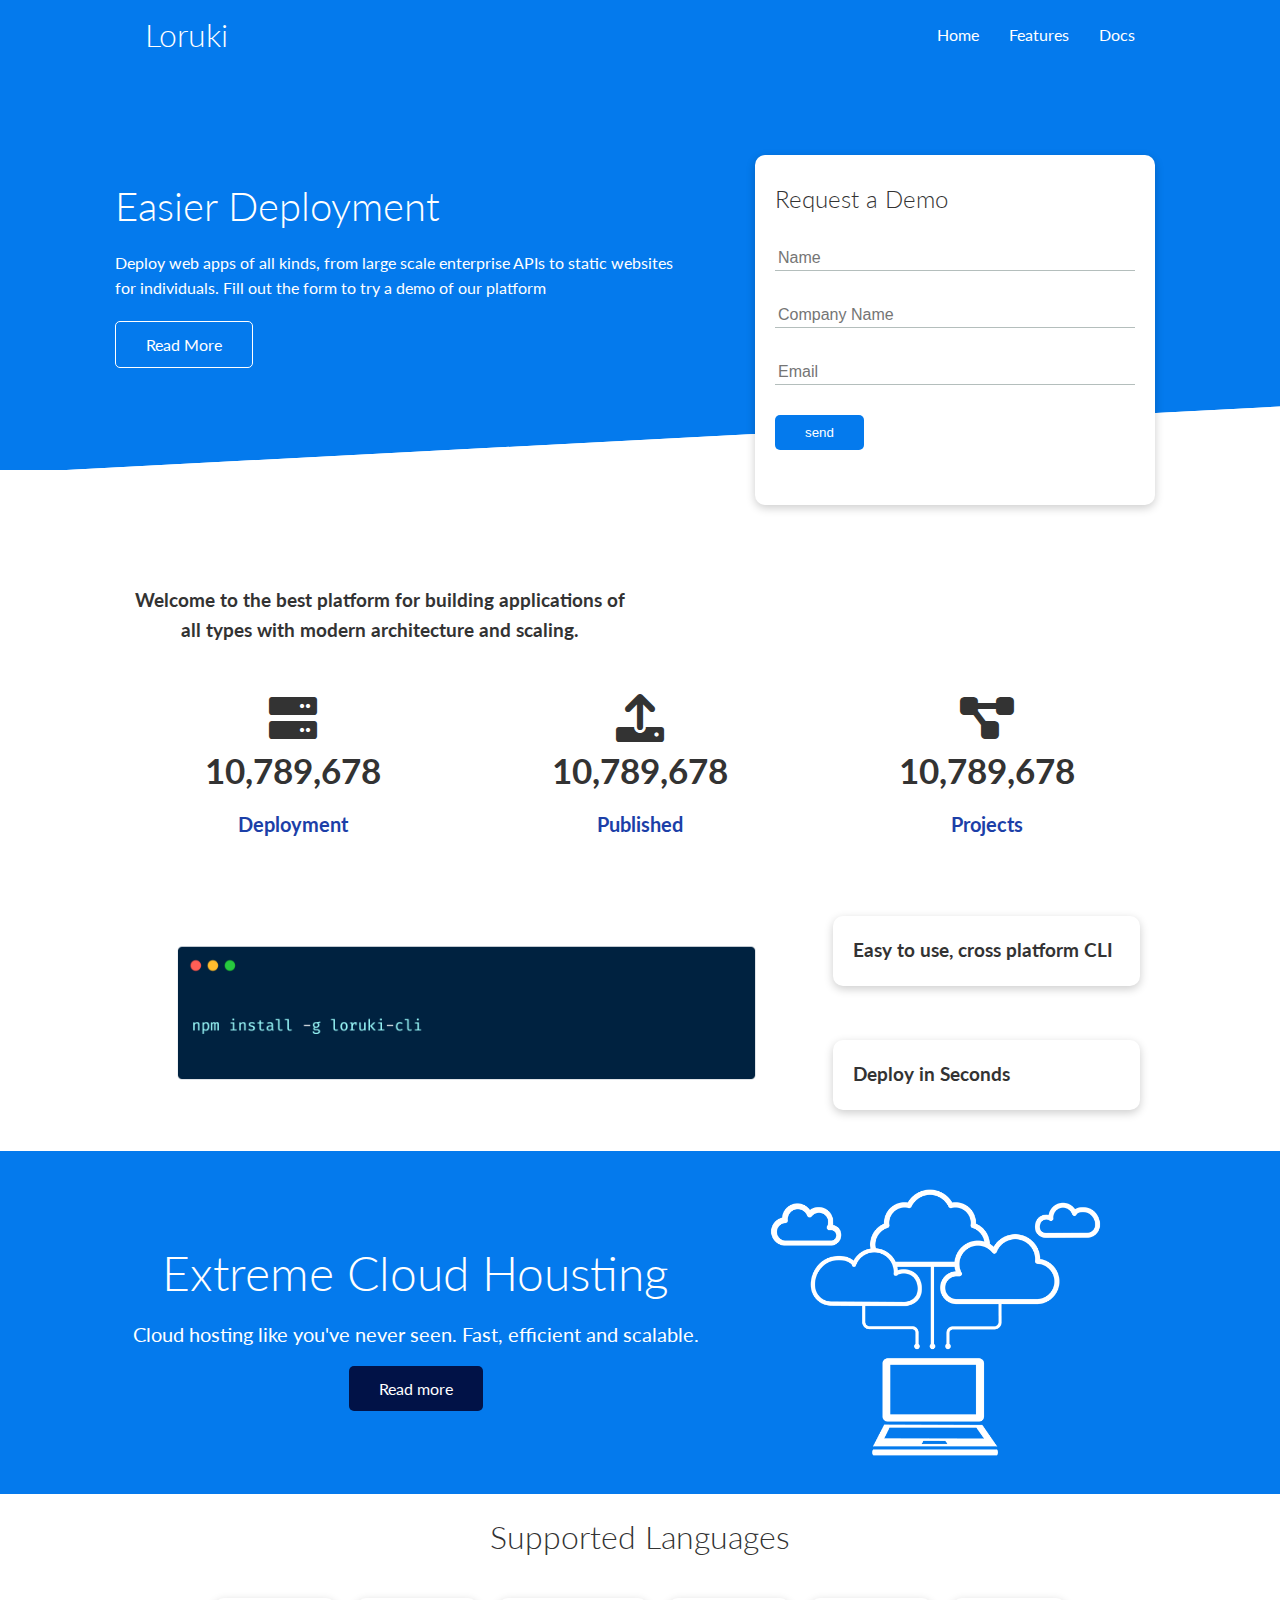
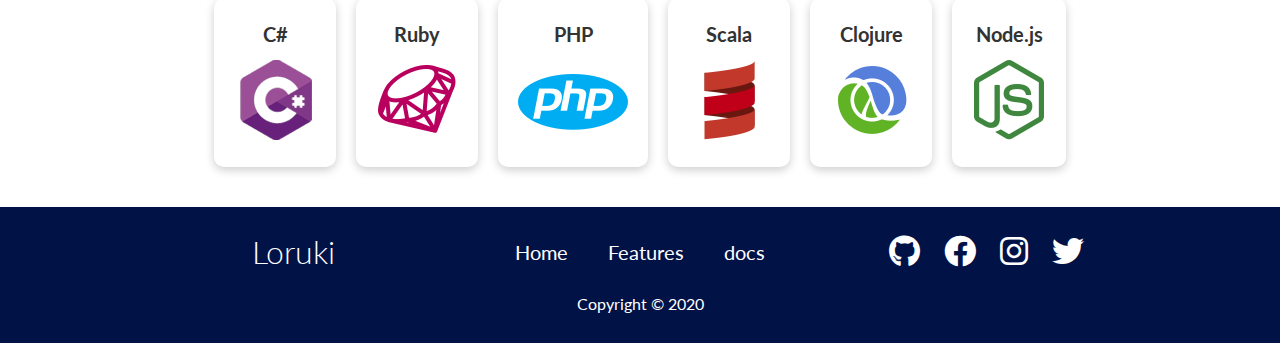
<file: index.html>
<!DOCTYPE html>
<html lang="en">
<head>
    <meta charset="UTF-8">
    <meta http-equiv="X-UA-Compatible" content="IE=edge">
    <meta name="viewport" content="width=device-width, initial-scale=1.0">
    <link rel="stylesheet" href="https://cdnjs.cloudflare.com/ajax/libs/font-awesome/6.0.0/css/all.min.css" integrity="sha512-9usAa10IRO0HhonpyAIVpjrylPvoDwiPUiKdWk5t3PyolY1cOd4DSE0Ga+ri4AuTroPR5aQvXU9xC6qOPnzFeg==" crossorigin="anonymous" referrerpolicy="no-referrer" />
    <link rel="stylesheet" href="css/style.css">
    <link rel="stylesheet" href="css/utilities.css">
    <title>Loruki | cloud Hosting For Everyone </title>
</head>
<body>
    <!-- Navbar-->
    <div class="navbar">
        <div class="container flex">
            <h1 class="logo"> <a href="index.html"> Loruki </a> </h1>
            <nav>
                <ul>
                    <li><a href="index.html">Home</a></li>
                    <li><a href="features.html">Features</a></li>
                    <li><a href="docs.html">Docs</a></li>
                </ul>
            </nav>
        </div>
    </div>
    <!-- Showcase -->
    <section class="showcase">
        <div class="container grid">
            <div class="showcase-text">
                <h1>Easier Deployment </h1>
                <p>Deploy web apps of all kinds, from large scale enterprise 
                    APIs to static websites for individuals. 
                    Fill out the form to try a demo of our platform</p>
                <a href="features.html" class="btn btn-outline"> Read More </a> 
       
            </div>

            <div class="showcase-form card">
                <h2>Request a Demo </h2>
                <form>
                    <div class="form-control">
                        <input type="text" name="name" placeholder="Name" required>
                    </div>
                    <div class="form-control">
                        <input type="text" name="company" placeholder="Company Name" required>
                    </div>
                    <div class="form-control">
                        <input type="email" name="email" placeholder="Email" required>
                    </div>
                    <input type="submit" value="send" class="btn btn-primary">
                </form>
            </div>

        </div>
    </section>

    <!-- Stats -->
    <section class="stats">
        <div class="container">
            <h3 class="stats-heading text-center my-1">
                Welcome to the best platform for building applications of all 
                types with modern architecture and scaling.
            </h3>
            <div class="grid grid-3 text-center my-4">
                 <div>
                     <i class="fas fa-server fa-3x"></i>
                     <h3> 10,789,678</h3>
                     <p class="text-secondary">
                         Deployment 
                     </p>
                 </div>
                 <div>
                    <i class="fas fa-upload fa-3x"></i>
                    <h3> 10,789,678</h3>
                    <p class="text-secondary">
                        Published
                    </p>
                 </div>
                 <div>
                    <i class="fas fa-project-diagram fa-3x"></i>
                    <h3> 10,789,678</h3>
                    <p class="text-secondary">
                        Projects 
                    </p>
                 </div>
            </div>
        </div>
    </section>

    <!-- Cli-->
    <section class="cli">
        <div class="container grid">
            <img src="image/cli.png" alt="">
            <div class="card">
                <h3> Easy to use, cross platform CLI</h3>
            </div>
            <div class="card">
                <h3> Deploy in Seconds</h3>
            </div>
        </div>
    </section>

    <!-- Cloud-->
    <section class="cloud bg-primary my-2 py-2">
        <div class="container grid">
            <div class="text-center">
                <h2 class="lg"> Extreme Cloud Housting</h2>
                <p class="lead my-1">Cloud hosting like you've never seen. 
                    Fast, efficient and scalable.
                </p>
                <a href="features.html" class="btn btn-dark">Read more</a>
            </div>
            <img src="image/cloud.png" alt="">
        </div>
    </section>

    <!-- Langauges-->
    <section class="languages">
        <h2 class="md text-center my-2">
            Supported Languages 
        </h2>
        <div class="container flex">
            <div class="card">
                <h4> C#</h4>
                <img src="image/logos/csharp.png" alt="">
            </div>
            <div class="card">
                <h4> Ruby</h4>
                <img src="image/logos/ruby.png" alt="">
            </div>
            <div class="card">
                <h4> PHP</h4>
                <img src="image/logos/php.png" alt="">
            </div>
            <div class="card">
                <h4> Scala</h4>
                <img src="image/logos/scala.png" alt="">
            </div>
            <div class="card">
                <h4> Clojure</h4>
                <img src="image/logos/clojure.png" alt="">
            </div>
            <div class="card">
                <h4> Node.js</h4>
                <img src="image/logos/node.png" alt="">
            </div>
            
        </div>
    </section>

    <!-- Footer -->
    <footer class="footer bg-dark py-1">
        <div class="container grid grid-3 flex flex-style">
            <div class="flex">
                <h1> <a href="index.html"> Loruki </a> </h1>
                
            </div>
            <nav >
                <ul class="flex">
                    <li> <a href="index.html">Home</a></li>
                    <li> <a href="features.html">Features</a></li>
                    <li> <a href="docs.html">docs</a></li>
                </ul>
            </nav>
            <div class="social">
                <a href="#" class="fab fa-github fa-2x"></a>
                <a href="#" class="fab fa-facebook fa-2x"></a>
                <a href="#" class="fab fa-instagram fa-2x"></a>
                <a href="#" class="fab fa-twitter fa-2x"></a>
            </div>
        </div>
        <p class="copyright">Copyright &copy; 2020</p>
    </footer>
</body>
</html>
</file>
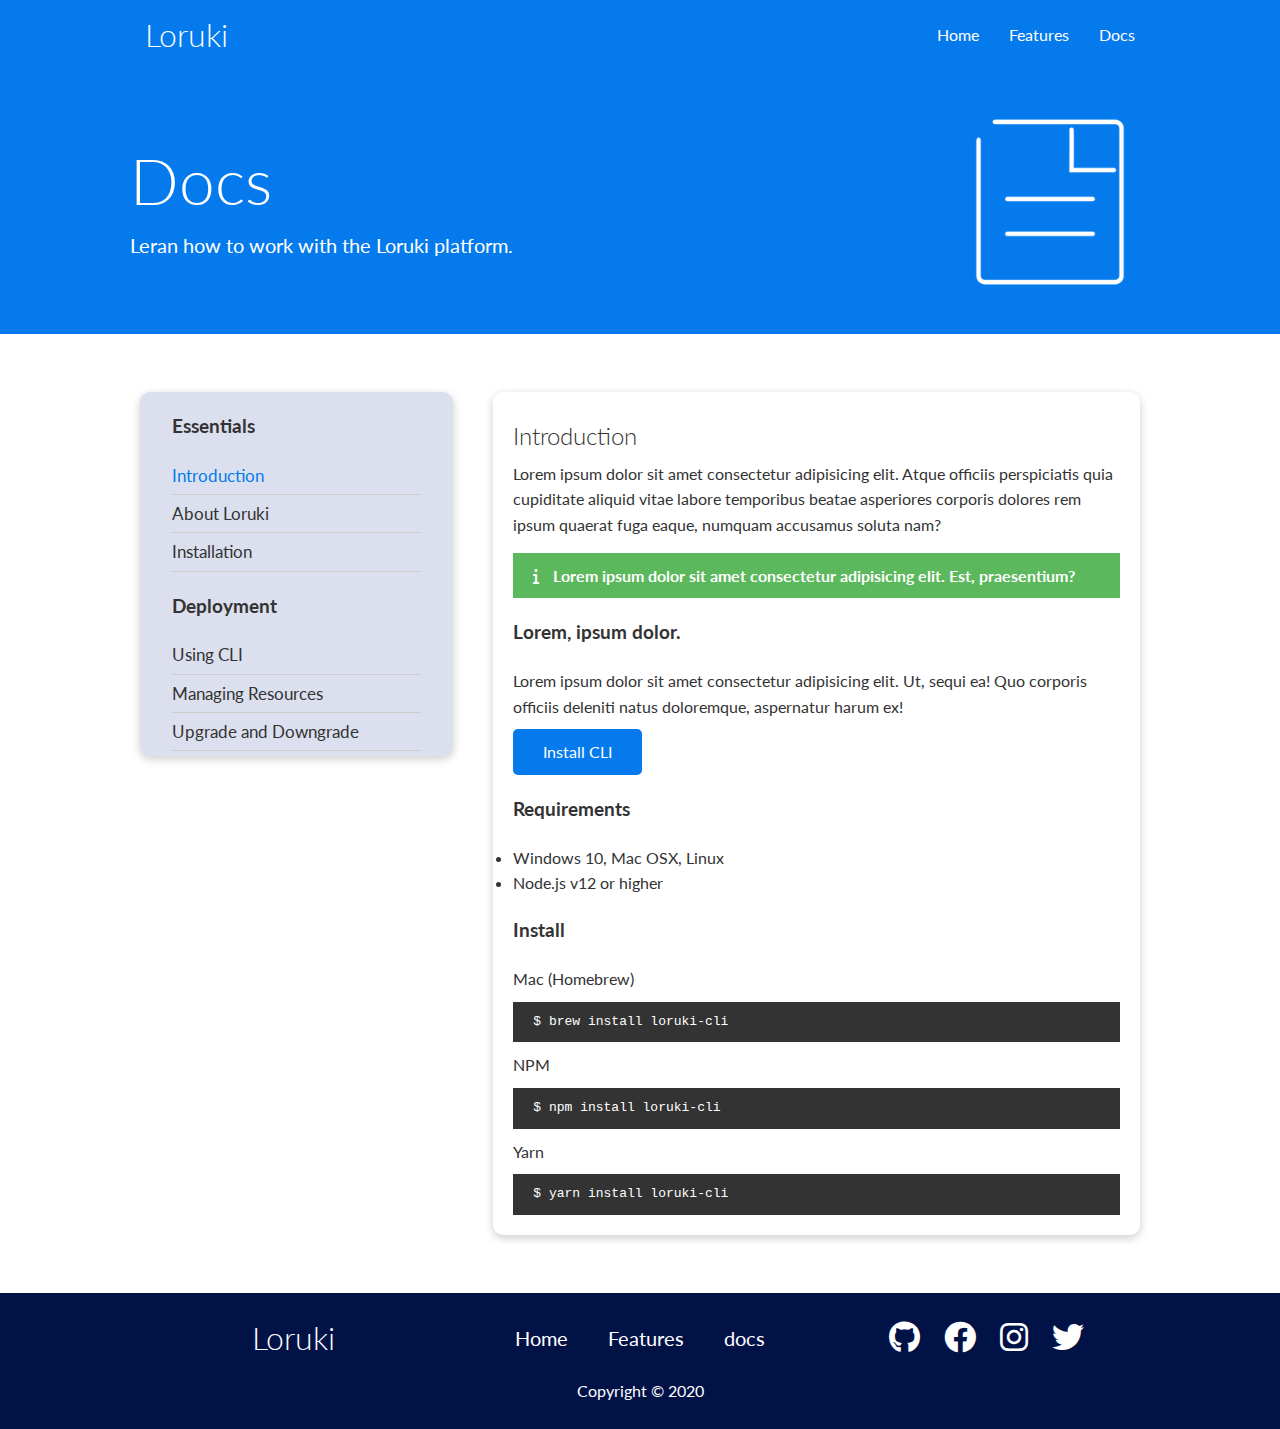
<file: docs.html>
<!DOCTYPE html>
<html lang="en">
<head>
    <meta charset="UTF-8">
    <meta http-equiv="X-UA-Compatible" content="IE=edge">
    <meta name="viewport" content="width=device-width, initial-scale=1.0">
    <link rel="stylesheet" href="https://cdnjs.cloudflare.com/ajax/libs/font-awesome/6.0.0/css/all.min.css" integrity="sha512-9usAa10IRO0HhonpyAIVpjrylPvoDwiPUiKdWk5t3PyolY1cOd4DSE0Ga+ri4AuTroPR5aQvXU9xC6qOPnzFeg==" crossorigin="anonymous" referrerpolicy="no-referrer" />
    <link rel="stylesheet" href="css/style.css">
    <link rel="stylesheet" href="css/utilities.css">
    <title>Loruki | Dcoumentation | cloud Hosting For Everyone </title>
</head>
<body>
    <!-- Navbar-->
    <div class="navbar">
        <div class="container flex">
            <h1 class="logo"> <a href="index.html"> Loruki </a> </h1>
            <nav>
                <ul>
                    <li><a href="index.html">Home</a></li>
                    <li><a href="features.html">Features</a></li>
                    <li><a href="docs.html">Docs</a></li>
                </ul>
            </nav>
        </div>
    </div>
  <!--Head-->
  <section class="docs-head bg-primary py-3">
      <div class="container grid">
          <div>
              <h1 class="xl"> Docs </h1>
              <p class="lead">
                  Leran how to work with the Loruki platform.
              </p>
          </div>

          <img src="image/docs.png" alt="">
      </div>
  </section>

  <!--Doc Main-->
  <section class="docs-main my-4">
      <div class="container grid">
          <div class="card bg-light p-3">
              <h3 class="my-2"> Essentials </h3>
              <nav>
                  <ul>
                      <li> <a class="text-primary" href="#"> Introduction</a> </li>
                      <li> <a href="#"> About Loruki </a> </li>
                      <li> <a href="#"> Installation </a> </li>
                    </ul>
                </nav>

                <h3 class="my-2"> Deployment </h3>
              <nav>
                  <ul>
                      <li> <a href="#"> Using CLI</a> </li>
                      <li> <a href="#"> Managing Resources </a> </li>
                      <li> <a href="#"> Upgrade and Downgrade </a> </li>
                    </ul>
                </nav>
          </div>

         <div class="card">
             <h2>Introduction</h2>
             <p>
                 Lorem ipsum dolor sit amet consectetur adipisicing elit. 
                 Atque officiis perspiciatis quia cupiditate aliquid vitae 
                 labore temporibus beatae asperiores corporis dolores rem 
                 ipsum quaerat fuga eaque, numquam accusamus soluta nam?
             </p>
             <div class="alert alert-success">
                 <i class="fas fa-info"></i> Lorem ipsum dolor sit amet 
                 consectetur adipisicing elit. Est, praesentium?
             </div>
             <h3>Lorem, ipsum dolor.</h3>
             <p>Lorem ipsum dolor sit amet consectetur adipisicing elit. Ut, 
                 sequi ea! Quo corporis officiis deleniti natus doloremque, 
                 aspernatur harum ex!
            </p>
            <a href="#" class="btn btn-primary">Install CLI</a>
            <h3>Requirements </h3>
            <ul>
                <li>Windows 10, Mac OSX, Linux </li>
                <li>Node.js v12 or higher</li>
            </ul>
            <h3>Install</h3>
            <p>Mac (Homebrew)</p>
            <pre><code>$ brew install loruki-cli </code></pre>

            <p>NPM</p>
            <pre><code>$ npm install loruki-cli </code></pre>

            <p>Yarn</p>
            <pre><code>$ yarn install loruki-cli </code></pre>

         </div> 
      </div>
  </section>


    <!-- Footer -->
    <footer class="footer bg-dark py-1">
        <div class="container grid grid-3 flex flex-style">
            <div class="flex">
                <h1> <a href="index.html"> Loruki </a> </h1>
                
            </div>
            <nav >
                <ul class="flex">
                    <li> <a href="index.html">Home</a></li>
                    <li> <a href="features.html">Features</a></li>
                    <li> <a href="docs.html">docs</a></li>
                </ul>
            </nav>
            <div class="social">
                <a href="#" class="fab fa-github fa-2x"></a>
                <a href="#" class="fab fa-facebook fa-2x"></a>
                <a href="#" class="fab fa-instagram fa-2x"></a>
                <a href="#" class="fab fa-twitter fa-2x"></a>
            </div>
        </div>
        <p class="copyright">Copyright &copy; 2020</p>
    </footer>
</body>
</html>
</file>
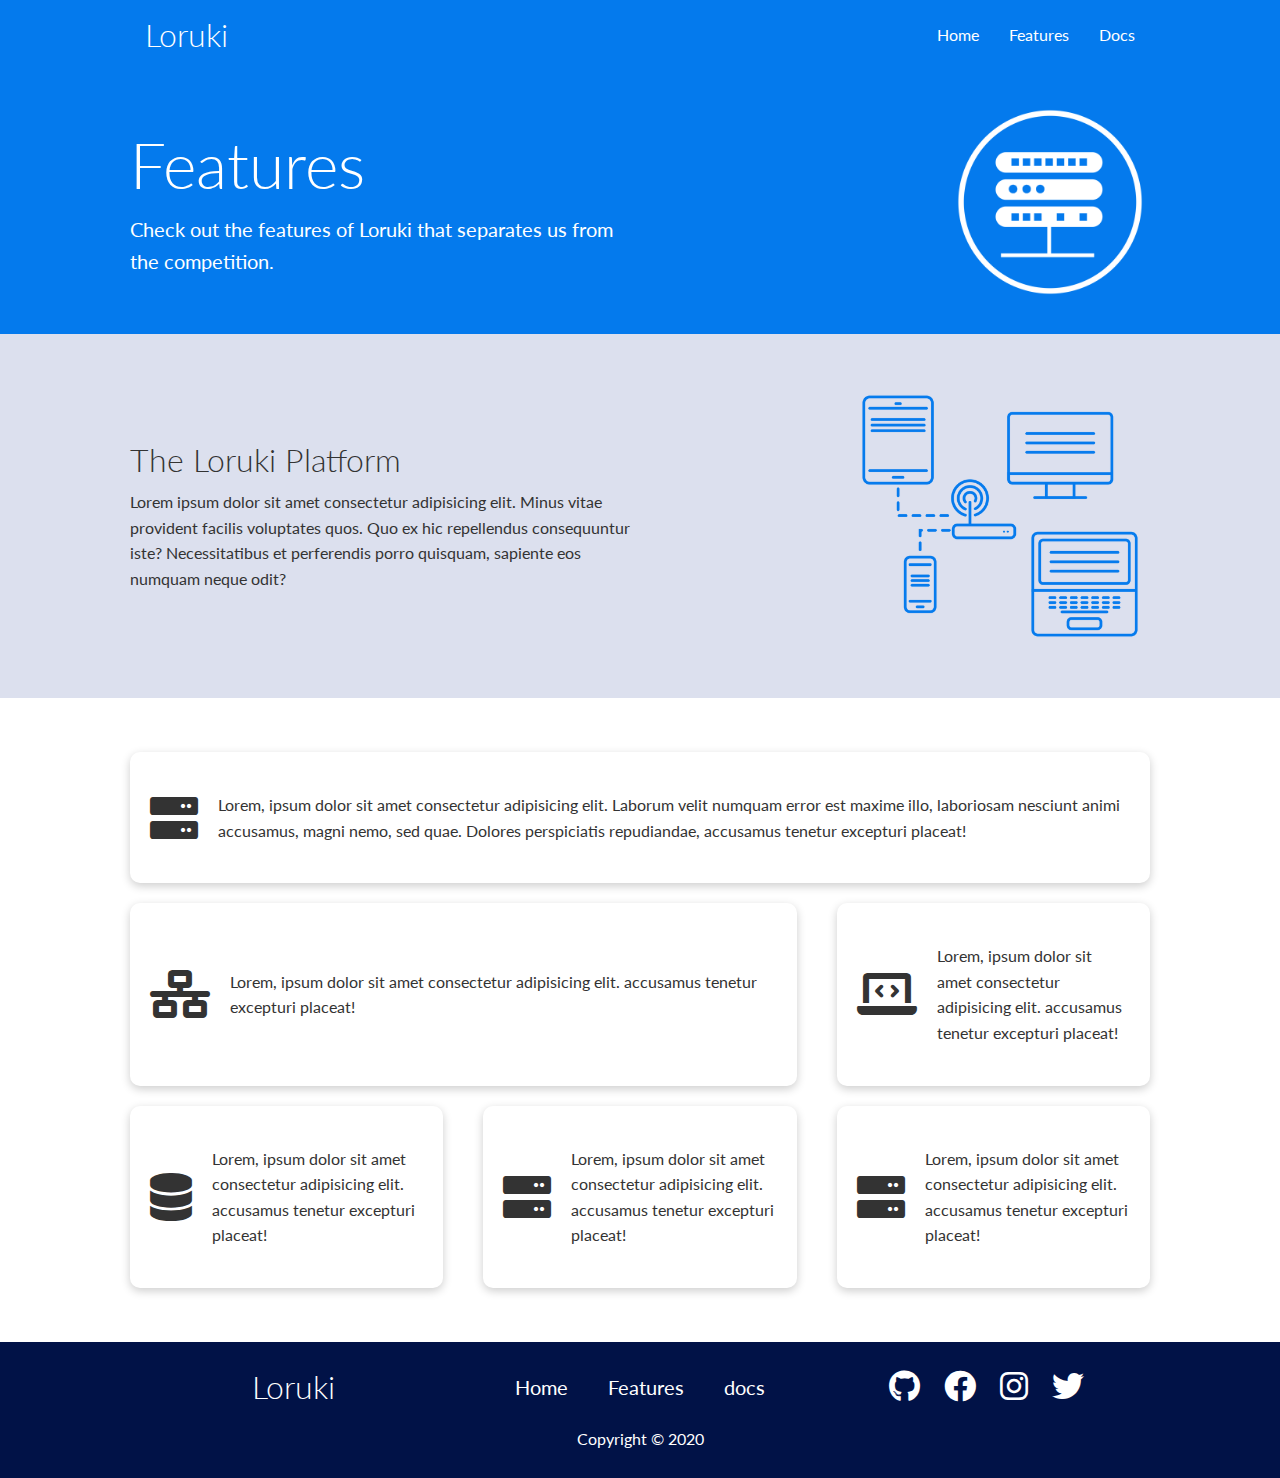
<file: features.html>
<!DOCTYPE html>
<html lang="en">
<head>
    <meta charset="UTF-8">
    <meta http-equiv="X-UA-Compatible" content="IE=edge">
    <meta name="viewport" content="width=device-width, initial-scale=1.0">
    <link rel="stylesheet" href="https://cdnjs.cloudflare.com/ajax/libs/font-awesome/6.0.0/css/all.min.css" integrity="sha512-9usAa10IRO0HhonpyAIVpjrylPvoDwiPUiKdWk5t3PyolY1cOd4DSE0Ga+ri4AuTroPR5aQvXU9xC6qOPnzFeg==" crossorigin="anonymous" referrerpolicy="no-referrer" />
    <link rel="stylesheet" href="css/style.css">
    <link rel="stylesheet" href="css/utilities.css">
    <title>Loruki | cloud Hosting For Everyone </title>
</head>
<body>
    <!-- Navbar-->
    <div class="navbar">
        <div class="container flex">
            <h1 class="logo"> <a href="index.html"> Loruki </a> </h1>
            <nav>
                <ul>
                    <li><a href="index.html">Home</a></li>
                    <li><a href="features.html">Features</a></li>
                    <li><a href="docs.html">Docs</a></li>
                </ul>
            </nav>
        </div>
    </div>
  <!--Head-->
  <section class="features-head bg-primary py-3">
      <div class="container grid">
          <div>
              <h1 class="xl"> Features </h1>
              <p class="lead">
                  Check out the features of Loruki that separates us 
                  from the competition.
              </p>
          </div>

          <img src="image/server.png" alt="">
      </div>
  </section>

  <!--Sub Head-->
  <section class="features-sub-head bg-light py-3">
    <div class="container grid">
        <div>
            <h1 class="md"> The Loruki Platform </h1>
            <p >
                Lorem ipsum dolor sit amet consectetur adipisicing elit. 
                Minus vitae provident facilis voluptates quos. Quo ex hic
                 repellendus consequuntur iste? Necessitatibus et
                  perferendis porro quisquam, sapiente eos numquam neque 
                  odit?
            </p>
        </div>

        <img src="image/server2.png" alt="">
    </div>
  </section>

  <section class="features-main my-2">
      <div class="container grid grid-3">
          <div class="card flex">
              <i class="fas fa-server fa-3x"></i>
              <p> Lorem, ipsum dolor sit amet consectetur adipisicing elit. 
                  Laborum velit numquam error est maxime illo, laboriosam 
                  nesciunt animi accusamus, magni nemo, sed quae. Dolores 
                  perspiciatis repudiandae, accusamus tenetur excepturi 
                  placeat!</p>
          </div>

          <div class="card flex">
            <i class="fas fa-network-wired fa-3x"></i>
            <p> Lorem, ipsum dolor sit amet consectetur adipisicing elit. 
                accusamus tenetur excepturi placeat!</p>
        </div>

        <div class="card flex">
            <i class="fas fa-laptop-code fa-3x"></i>
            <p> Lorem, ipsum dolor sit amet consectetur adipisicing elit. 
                accusamus tenetur excepturi placeat!</p>
        </div>

        <div class="card flex">
            <i class="fas fa-database fa-3x"></i>
            <p> Lorem, ipsum dolor sit amet consectetur adipisicing elit. 
                accusamus tenetur excepturi placeat!</p>
        </div>

        <div class="card flex">
            <i class="fas fa-server fa-3x"></i>
            <p> Lorem, ipsum dolor sit amet consectetur adipisicing elit. 
                accusamus tenetur excepturi placeat!</p>
        </div>

        <div class="card flex">
            <i class="fas fa-server fa-3x"></i>
            <p> Lorem, ipsum dolor sit amet consectetur adipisicing elit. 
                accusamus tenetur excepturi placeat!</p>
        </div>
      </div>
  </section>


    <!-- Footer -->
    <footer class="footer bg-dark py-1">
        <div class="container grid grid-3 flex flex-style">
            <div class="flex">
                <h1> <a href="index.html"> Loruki </a> </h1>
                
            </div>
            <nav >
                <ul class="flex">
                    <li> <a href="index.html">Home</a></li>
                    <li> <a href="features.html">Features</a></li>
                    <li> <a href="docs.html">docs</a></li>
                </ul>
            </nav>
            <div class="social">
                <a href="#" class="fab fa-github fa-2x"></a>
                <a href="#" class="fab fa-facebook fa-2x"></a>
                <a href="#" class="fab fa-instagram fa-2x"></a>
                <a href="#" class="fab fa-twitter fa-2x"></a>
            </div>
        </div>
        <p class="copyright">Copyright &copy; 2020</p>
    </footer>
</body>
</html>
</file>
<file: css/style.css>
@import url("https://fonts.googleapis.com/css2?family=Lato:ital,wght@1,300&display=swap");

/* font-family: 'Lato', sans-serif; */

:root {
  --primary-color: #047aed;
  --secondary-color: #1c3fa8;
  --dark-color: #011247;
  --light-color: #dce0ee;
  --success-color: #5cb85c;
  --error-color: red;
}

* {
  box-sizing: border-box;
  padding: 0;
  margin: 0;
}
body {
  font-family: "Lato", sans-serif;
  color: #333;
  line-height: 1.6;
}

nav ul {
  list-style-type: none;
}
a {
  text-decoration: none;
  color: #333;
}

h1,
h2 {
  font-weight: 300;
  line-height: 1.2;
  margin: 10px 0;
}
p {
  margin: 10px 0;
}
img {
  width: 100%;
}

code,
pre {
  background: #333;
  color: #fff;
  padding: 10px;
}
/* ----------- Navbar ---------------- */
.navbar {
  background-color: var(--primary-color);
  color: white;
  height: 70px;
}
.navbar .flex {
  justify-content: space-between;
}

.navbar ul {
  display: flex;
}

.navbar a {
  color: white;
  padding: 10px;
  margin: 0 5px;
}
.navbar li a:hover {
  border-bottom: 2px var(--dark-color) solid;
  color: var(--dark-color);
  font-size: 18px;
}
/* ----------- Showcase ---------------- */

.showcase {
  height: 400px;
  background-color: var(--primary-color);
  color: white;
  position: relative;
}

.showcase h1 {
  font-size: 40px;
}
.showcase p {
  margin: 20px 0;
}

.showcase .grid {
  overflow: visible;
  grid-template-columns: 55% 45%;
  gap: 30px;
}
.showcase::before,
.showcase::after {
  content: ""; /*Must add content property when using before and after selectors */
  position: absolute;
  height: 100px;
  bottom: -70px;
  right: 0;
  left: 0;
  background: white;
  transform: skewY(-3deg);
  -webkit-transform: skewY(-3deg);
  -moz-transform: skewY(-3deg);
  -ms-transform: skewY(-3deg);
}

.showcase-text {
  animation: slideInFromLeft 1s ease-in;
}
.showcase-form {
  position: relative;
  top: 60px;
  height: 350px;
  width: 400px;
  padding: 40px;
  z-index: 100;
  justify-self: flex-end;
  animation: slideInFromRight 1s ease-in;
}

.showcase-form .form-control {
  margin: 30px 0;
}

.showcase-form input[type="text"],
.showcase-form input[type="email"] {
  border: 0;
  border-bottom: 1px solid #b4bebc;
  width: 100%;
  padding: 3px;
  font-size: 16px;
}

.showcase-form input:focus {
  outline: none;
}
/* Stats */
.stats {
  padding-top: 100px;
  animation: slideInFromBottom 1s ease-in;
}

.stats-heading {
  max-width: 500px;
  margin: auto;
}

.stats .grid h3 {
  font-size: 35px;
}

.stats .grid p {
  font-size: 20px;
  font-weight: bold;
}

/*Cli*/
.cli .grid {
  grid-template-columns: repeat(3, 1fr);
  grid-template-rows: repeat(2, 1f);
}

.cli .grid > *:first-child {
  grid-column: 1 / span 2;
  grid-row: 1 / span 2;
}
/*Cloud*/
.cloud .grid {
  grid-template-columns: 4fr 3fr;
}

/* Languages */
.languages .flex {
  flex-wrap: wrap;
}

.languages .card {
  text-align: center;
  margin: 18px 10px 40px;
  transition: transform 0.2s ease-in; /*Use to provide a smooth transition for the transform porperty on card hover.*/
}

.languages .card:hover {
  transform: translateY(-15px);
}

.languages .card h4 {
  font-size: 20px;
  margin-bottom: 10px;
}

/*Features*/
.features-head img,
.docs-head img {
  width: 200px;
  justify-self: flex-end;
}

.features-sub-head img {
  width: 300px;
  justify-self: flex-end;
}

.features-main .card > i {
  margin-right: 20px;
}

.features-main .grid {
  padding: 30px;
}
.features-main .grid > *:first-child {
  grid-column: 1 / span 3;
}

.features-main .grid > *:nth-child(2) {
  grid-column: 1 / span 2;
}

/* Docs */
.docs-main h3 {
  margin: 20px 0;
}

.docs-main .grid {
  grid-template-columns: 1fr 2fr;
  align-items: flex-start;
}

.docs-main nav li {
  font-size: 17px;
  padding-bottom: 5px;
  margin-bottom: 5px;
  border-bottom: 1px #ccc solid;
}

.docs-main a:hover {
  font-weight: bold;
}

/* Footer */
.footer .social {
  margin: auto;
}
.footer .social a {
  margin: 0 10px;
}

.footer .flex-style {
  justify-content: space-between;
}
.footer ul li {
  padding: 0 1em;
  font-size: 20px;
}
.footer li a:hover {
  border-bottom: 2px var(--primary-color) solid;
  color: var(--primary-color);
  font-size: 18px;
}

.footer .social a:hover {
  color: var(--primary-color);
}

.copyright {
  /* font-size: px; */
  text-align: center;
}


/*Animations*/
@keyframes slideInFromLeft {
  0% {
    transform: translateX(-100%);
  }
  100% {
    transform: translateX(0);
  }
}

@keyframes slideInFromRight {
  0% {
    transform: translateX(+100%);
  }
  100% {
    transform: translateX(0);
  }
}

@keyframes slideInFromTop {
  0% {
    transform: translateY(-100%);
  }
  100% {
    transform: translateY(0);
  }
}

@keyframes slideInFromBottom {
  0% {
    transform: translateY(+100%);
  }
  100% {
    transform: translateY(0);
  }
}

/* Tablets and under  */
@media (max-width: 768px) {
  .grid,
  .showcase .grid,
  .stats .grid,
  .cli .grid,
  .cloud .grid,
  .footer .grid,
  .features-head .grid,
  .docs-main .grid {
    grid-template-columns: 1fr;
    grid-template-rows: 1fr;
  }

  .showcase {
    height: auto;
  }
  .showcase-text {
    text-align: center;
    margin-top: 40px;
    animation: slideInFromTop 1s ease-in;
  }

  .showcase-form {
    justify-self: center;
    margin: auto;
    animation: slideInFromBottom 1s ease-in;
  }

  .cli .grid > *:first-child {
    grid-column: 1;
    grid-row: 1;
  }

  .features-head,
  .features-sub-head,
  .docs-head {
    text-align: center;
  }

  .features-head img,
  .features-sub-head img,
  .docs-head img {
    justify-self: center;
  }

  .features-main .grid > *:first-child,
  .features-main .grid > *:nth-child(2) {
    grid-column: 1;
  }

  .features-main .grid-3,
  .features-sub-head .grid {
    grid-template-columns: 1fr;
  }
}

/* Mobile */
@media (max-width: 500px) {
  .navbar {
    height: 110px;
  }

  .navbar .flex {
    flex-direction: column;
  }

  .navbar ul {
    padding: 10px;
    background-color: rgba(0, 0, 0, 0.1);
  }
}
</file>
<file: css/utilities.css>
/* ----------- General Utilites ---------------- */
.container {
  max-width: 1100px;
  margin: 0 auto;
  overflow: auto; /* fixes the default margin top that h1 has that was preventing the menu from being flush at the top*/
  padding: 0 40px;
}
.card {
  background-color: #fff;
  border-radius: 10px;
  box-shadow: 0 3px 10px rgba(0, 0, 0, 0.2);
  padding: 20px;
  margin: 10px;
  color: #333;
}

.btn {
  display: inline-block;
  padding: 10px 30px;
  cursor: pointer;
  background: var(--primary-color);
  color: white;
  border: none;
  border-radius: 5px;
}

.btn:hover {
  transform: scale(0.98);
}

.btn-outline {
  background-color: transparent;
  border: 1px #fff solid;
}

/*Background and Coloured Buttons*/
.bg-primary,
.btn-primary {
  background-color: var(--primary-color);
  color: white;
}
.bg-secondary,
.btn-secondary {
  background-color: var(--secondary-color);
  color: white;
}
.bg-dark,
.btn-dark {
  background-color: var(--dark-color);
  color: white;
}

.bg-light,
.btn-light {
  background-color: var(--light-color);
  color: #333;
}

.bg-primary a,
.btn-primary a,
.bg-secondary a,
.btn-secondary a,
.bg-dark a,
.btn-dark a {
  color: white;
}

/*Text Sizes*/

.lead {
  font-size: 20px;
}

.sm {
  font-size: 1rem;
}

.md {
  font-size: 2rem;
}

.lg {
  font-size: 3rem;
}

.xl {
  font-size: 4rem;
}

.text-center {
  text-align: center;
}

/* Text Colors  */

.text-primary {
  color: var(--primary-color);
}
.text-secondary {
  color: var(--secondary-color);
}
.text-dark {
  color: var(--dark-color);
}

.text-light {
  color: var(--light-color);
  color: #333;
}

/* Alert */
.alert {
  background-color: var(--light-color);
  padding: 10px 20px;
  font-weight: bold;
  margin: 15px 0;
}
.alert i {
  margin-right: 10px;
}

.alert-success {
  background-color: var(--success-color);
  color: white;
}

.alert-error {
  background-color: var(--error-color);
  color: #fff;
}

.flex {
  display: flex;
  justify-content: center;
  align-items: center;
  height: 100%;
}
/*Margin*/
.my-1 {
  margin: 1rem 0;
}
.my-2 {
  margin: 1.5rem 0;
}
.my-3 {
  margin: 2rem 0;
}
.my-4 {
  margin: 3rem 0;
}
.my-5 {
  margin: 4rem 0;
}

.m-1 {
  margin: 1rem 0;
}
.m-2 {
  margin: 1.5rem 0;
}
.m-3 {
  margin: 2rem 0;
}
.m-4 {
  margin: 3rem 0;
}
.m-5 {
  margin: 4rem 0;
}

/*Padding*/
.py-1 {
  padding: 1rem 0;
}
.py-2 {
  padding: 1.5rem 0;
}
.py-3 {
  padding: 2rem 0;
}
.py-4 {
  padding: 3rem 0;
}
.py-5 {
  padding: 4rem 0;
}

.p-1 {
  padding: 0 1rem;
}
.p-2 {
  padding: 0 1.5rem;
}
.p-3 {
  padding: 0 2rem;
}
.p-4 {
  padding: 0 3rem;
}
.p-5 {
  padding: 0 4rem;
}

.grid {
  display: grid;
  grid-template-columns: 1fr 1fr;
  gap: 20px;
  justify-content: center;
  align-items: center;
  height: 100%; /*Need to add height to get grid items to center vertically*/
}
.grid-3 {
  grid-template-columns: repeat(3, 1fr);
}
</file>
